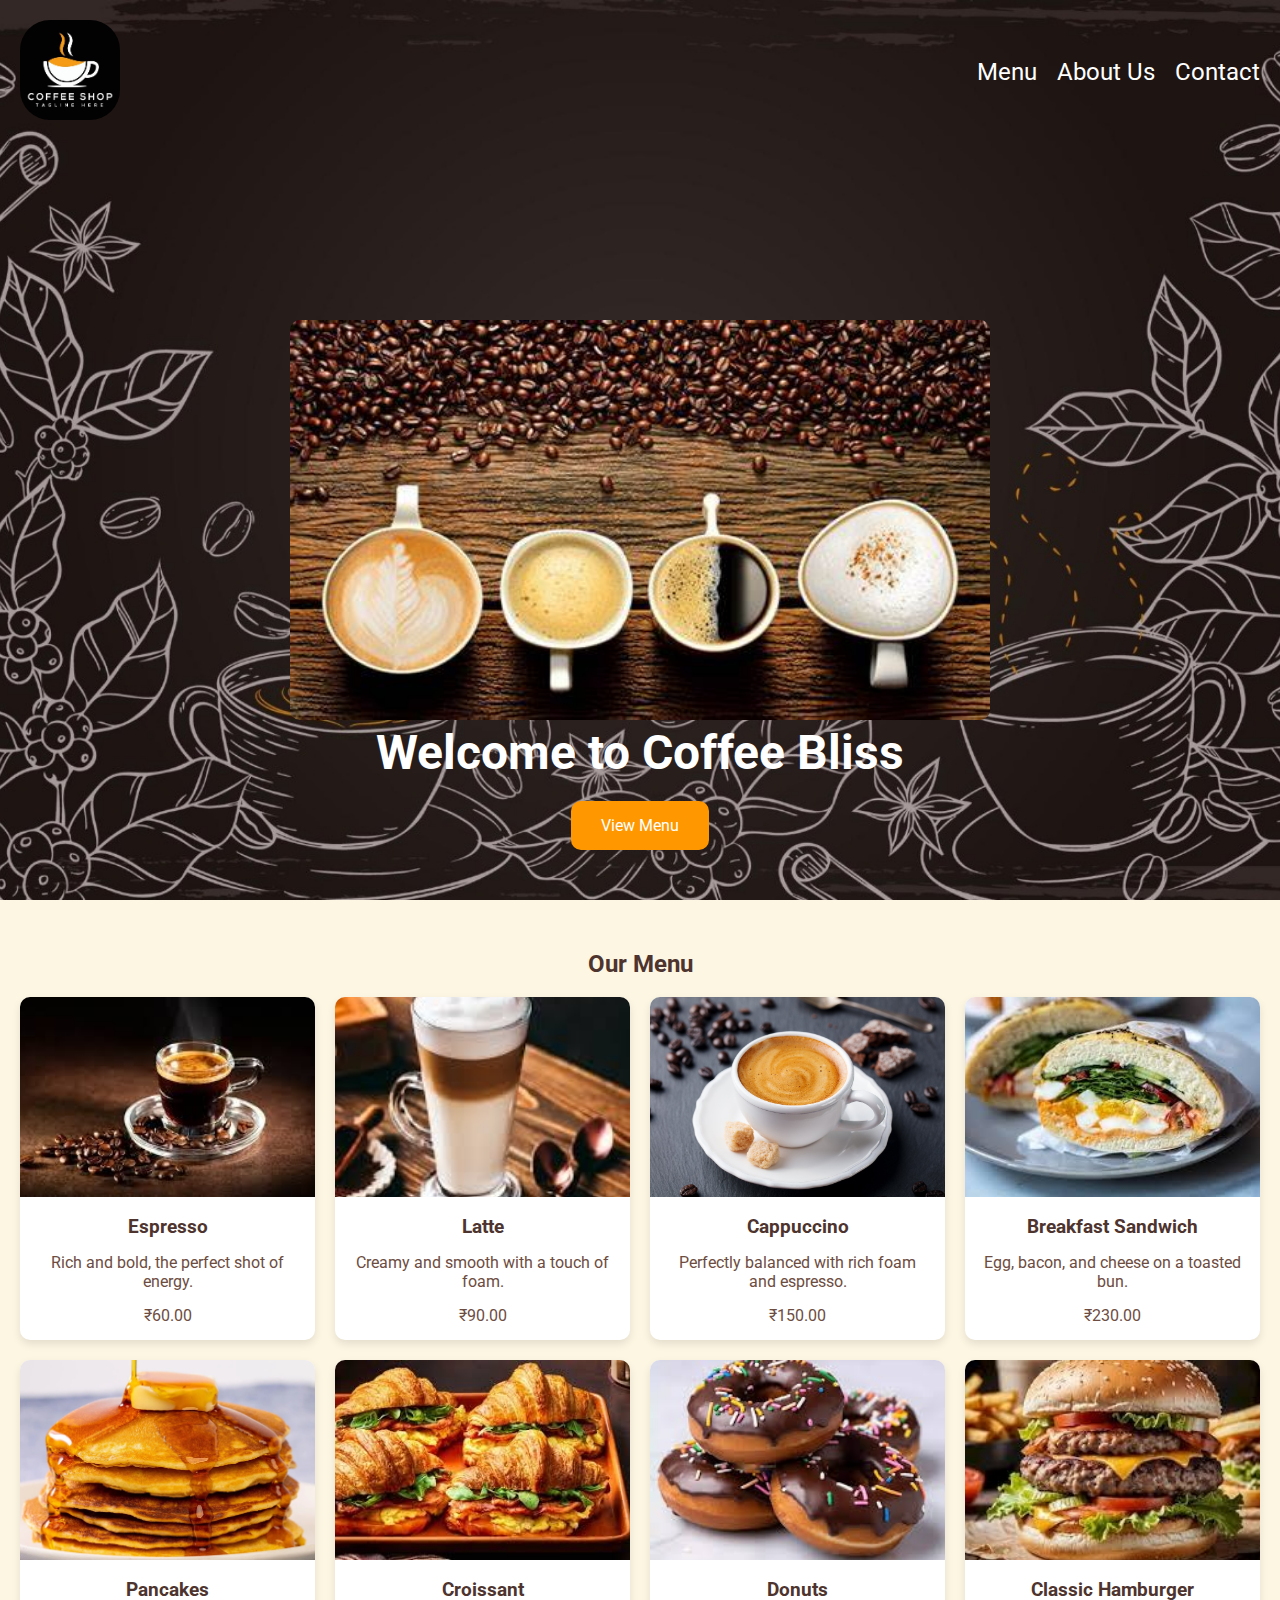
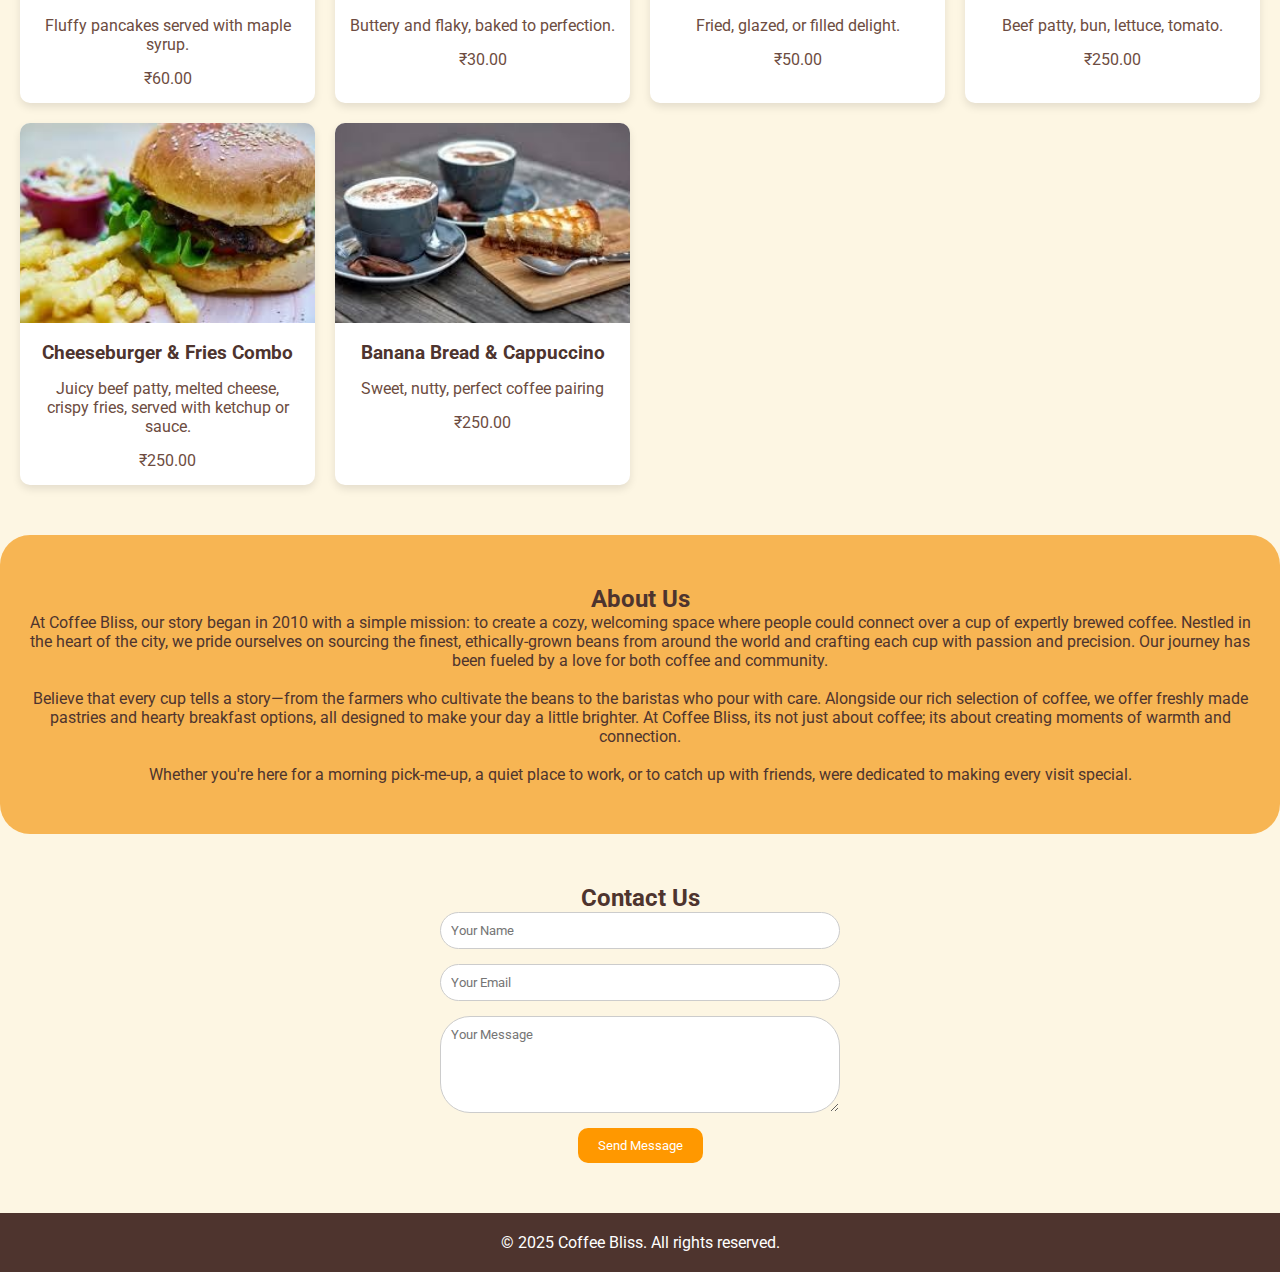
<file: index.html>
<!DOCTYPE html>
<html lang="en">

<head>
    <meta charset="UTF-8">
    <meta name="viewport" content="width=device-width, initial-scale=1.0">
    <title>Coffee Shop</title>
    <link rel="stylesheet" href="style.css">
    <style>
        @import url('https://fonts.googleapis.com/css2?family=Roboto:ital,wght@0,100..900;1,100..900&display=swap');
        </style>
</head>

<body>
    <header>
        <nav>
            <div class="logo"><img src="assets/logo.jpeg" alt=""></div>
            <div class="nav-links">
                <a href="#hero"></a>
                <a href="#menu">Menu</a>
                <a href="#about">About Us</a>
                <a href="#contact">Contact</a>
            </div>
        </nav>
        <div class="hero">
            <img src="assets/middle1.jpeg" alt="">
            <h1>Welcome to Coffee Bliss</h1>
            <form action="#menu">
                <button type="submit">View Menu</button>
            </form>
        </div>
    </header>

    <section id="menu">
        <h2>Our Menu</h2>
        <br>
        <div class="menu">
            <div class="menu-item">
                <img src="assets/Espresso.jpeg" alt="Espresso">
                <h3>Espresso</h3>
                <p>Rich and bold, the perfect shot of energy.</p>
                <p>&#8377;60.00</p>
            </div>
            <div class="menu-item">
                <img src="assets/Latte.jpeg" alt="Latte">
                <h3>Latte</h3>
                <p>Creamy and smooth with a touch of foam.</p>
                <p>&#8377;90.00</p>
            </div>
            <div class="menu-item">
                <img src="assets/Cappuccino.jpeg" alt="Cappuccino">
                <h3>Cappuccino</h3>
                <p>Perfectly balanced with rich foam and espresso.</p>
                <p>&#8377;150.00</p>
            </div>

            <div class="menu-item">
                <img src="assets/Breakfast Sandwich.jpeg" alt="Breakfast Sandwich">
                <h3>Breakfast Sandwich</h3>
                <p>Egg, bacon, and cheese on a toasted bun.</p>
                <p>&#8377;230.00</p>
            </div>
            <div class="menu-item">
                <img src="assets/Pancakes.jpeg" alt="Pancakes">
                <h3>Pancakes</h3>
                <p>Fluffy pancakes served with maple syrup.</p>
                <p>&#8377;60.00</p>
            </div>
            <div class="menu-item">
                <img src="assets/Croissant.jpeg" alt="Croissant">
                <h3>Croissant</h3>
                <p>Buttery and flaky, baked to perfection.</p>
                <p>&#8377;30.00</p>
            </div>
            <div class="menu-item">
                <img src="assets/Donuts.jpeg" alt="Donuts">
                <h3>Donuts</h3>
                <p>Fried, glazed, or filled delight.</p>
                <p>&#8377;50.00</p>
            </div>
            <div class="menu-item">
                <img src="assets/Classic Hamburger.jpeg" alt="Classic Hamburger">
                <h3>Classic Hamburger</h3>
                <p>Beef patty, bun, lettuce, tomato.</p>
                <p>&#8377;250.00</p>
            </div>
            <div class="menu-item">
                <img src="assets/Cheeseburger & Fries Combo.jpeg" alt="Cheeseburger & Fries Combo">
                <h3>Cheeseburger & Fries Combo</h3>
                <p>Juicy beef patty, melted cheese, crispy fries, served with ketchup or sauce.</p>
                <p>&#8377;250.00</p>
            </div>
            <div class="menu-item">
                <img src="assets/Banana Bread & Cappuccino.jpeg" alt="Banana Bread & Cappuccino">
                <h3>Banana Bread & Cappuccino</h3>
                <p>Sweet, nutty, perfect coffee pairing</p>
                <p>&#8377;250.00</p>
            </div>
        </div>
    </section>

    <section id="about">
        <h2>About Us</h2>
        <p>At Coffee Bliss, our story began in 2010 with a simple mission: to create a cozy, welcoming space where people could connect over a cup of expertly brewed coffee. Nestled in the heart of the city, we pride ourselves on sourcing the finest, ethically-grown beans from around the world and crafting each cup with passion and precision.
            Our journey has been fueled by a love for both coffee and community.<br><br> Believe that every cup tells a story—from the farmers who cultivate the beans to the baristas who pour with care. Alongside our rich selection of coffee, we offer freshly made pastries and hearty breakfast options, all designed to make your day a little brighter.
            At Coffee Bliss, its not just about coffee; its about creating moments of warmth and connection.<br><br> Whether you're here for a morning pick-me-up, a quiet place to work, or to catch up with friends, were dedicated to making every visit special.</p>
    </section>

    <section id="contact">
        <h2>Contact Us</h2>
        <form class="contact-form" action="">
            <input type="text" placeholder="Your Name" required>
            <input type="email" placeholder="Your Email" required>
            <textarea rows="5" placeholder="Your Message" required></textarea>
            <button type="submit">Send Message</button>
        </form>
    </section>

    <footer>
        <p>&copy; 2025 Coffee Bliss. All rights reserved.</p>
    </footer>
</body>

</html>
</file>
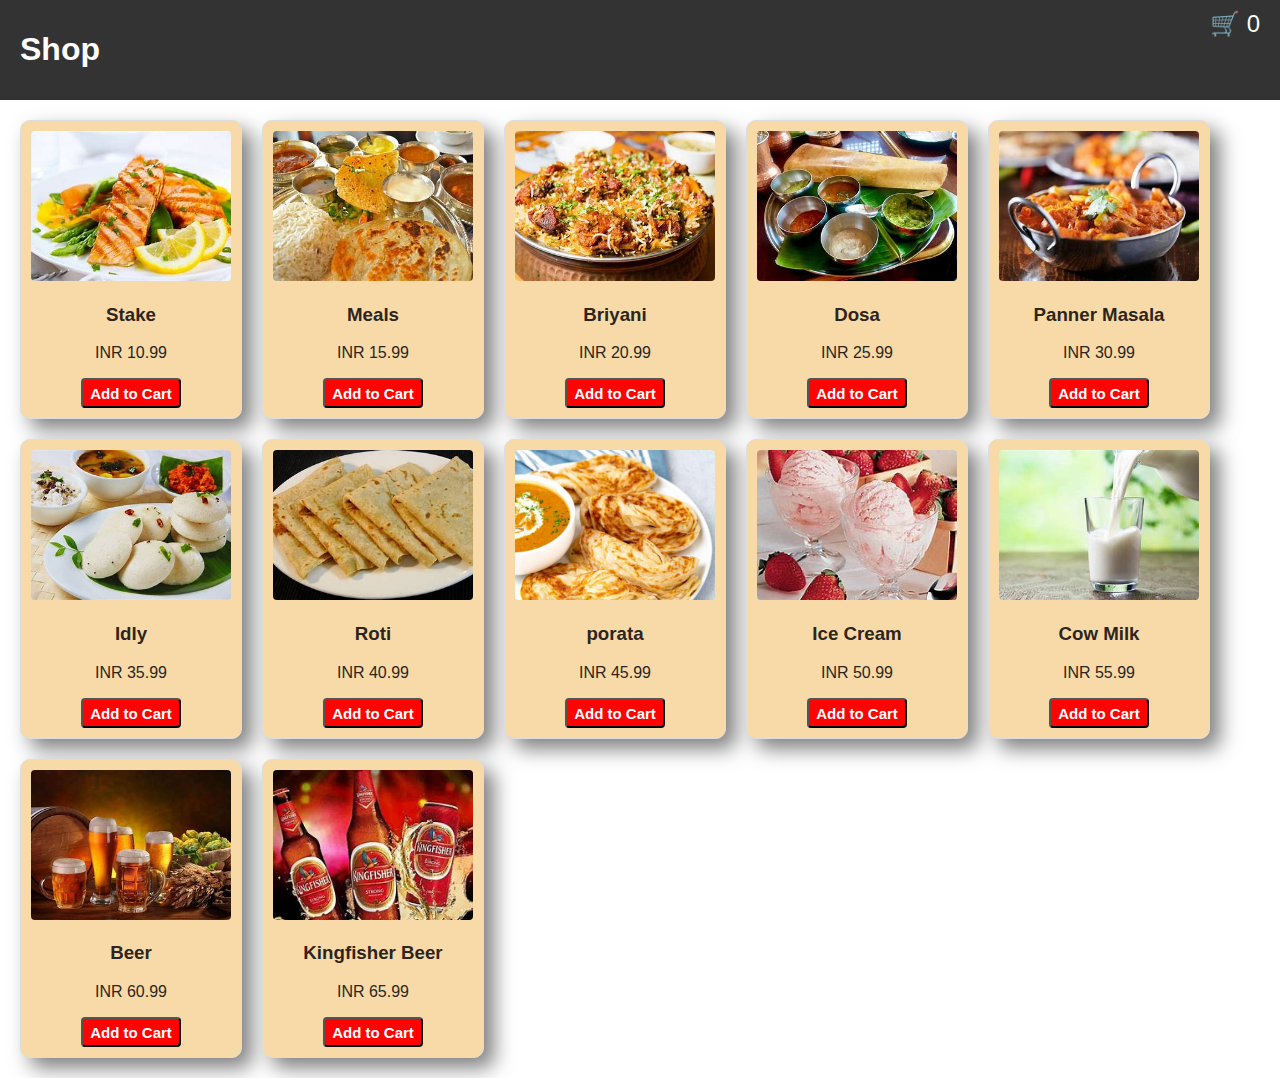
<file: Assignment-4/index.html>
<!DOCTYPE html>
<html lang="en">
<head>
    <meta charset="UTF-8">
    <meta name="viewport" content="width=device-width, initial-scale=1.0">
    <title>Shopping Cart</title>
    <link rel="stylesheet" href="style.css">
</head>
<body>
    <nav>
        <h1>Shop</h1>
        <div class="cart-icon" onclick="toggleCart()">
            🛒 <span id="cart-count">0</span>
        </div>
    </nav>
    <div class="products" id="products"></div>
    <div class="cart" id="cart">
        <button class="close-cart" onclick="closeCart()">Close</button>
        <h2>Shopping Cart</h2>
        <div id="cart-items"></div>
        <p>Total: INR <span id="cart-total">0.00</span></p>
        <button class="clear-cart" onclick="clearCart()">Clear All</button>
    </div>
    <script src="script.js"></script>
</body>
</html>
</file>
<file: style.css>
* {
        margin: 0;
        padding: 0;
        box-sizing: border-box;
        font-family: "Roboto", serif;
    }

    body {
        font-family: 'Roboto', sans-serif;
        background-color: #fdf6e3;
        color: #4e342e;
    }

    header {
        background: url('assets/bg.jpeg') no-repeat center center/cover;
        height: 100vh;
        display: flex;
        flex-direction: column;
        justify-content: space-between;
        color: #fff;
    }

    nav {
        display: flex;
        justify-content: space-between;
        align-items: center;
        padding: 20px;
    }

    .logo img{
        /* font-size: 1.8rem;
        font-weight: bold; */
        height: 100px;
        width: 100px;
        border-radius: 30px;
    }

    .nav-links {
        display: flex;
        gap: 20px;
    }

    .nav-links a {
        color: #fff;
        text-decoration: none;
        font-size: 1.5rem;
        transition: color 0.3s;
    }

    .nav-links a:hover {
        color: #ff9800;
    }

    .hero {
        text-align: center;
        margin-bottom: 50px;
    }
.hero img{
    width: 700px;
    border-radius: 10px;
    height: 400px;
}
    .hero h1 {
        font-size: 3rem;
        margin-bottom: 20px;
    }
    .hero a{
        text-decoration: none;
        color: #fff ;
    }

    .hero button {
        background-color: #ff9800;
        border-radius: 10px;
        color: #fff;
        border: none;
        padding: 15px 30px;
        font-size: 1rem;
        cursor: pointer;
        transition: background-color 0.3s;
    }

    .hero button:hover {
        background-color: #e65100;
    }

    section {
        padding: 50px 20px;
        text-align: center;
    }

    .menu {
        display: grid;
        grid-template-columns: repeat(auto-fit, minmax(250px, 1fr));
        gap: 20px;
    }

    .menu-item {
        background-color: #fff;
        border-radius: 10px;
        overflow: hidden;
        box-shadow: 0 4px 8px rgba(0, 0, 0, 0.1);
        transition: transform 0.3s;
    }

    .menu-item img {
        width: 100%;
        height: 200px;
        object-fit: cover;
    }

    .menu-item h3 {
        margin: 15px 0;
    }

    .menu-item p {
        padding: 0 15px 15px;
        color: #6d4c41;
    }

    .menu-item:hover {
        transform: scale(1.05);
    }

    .contact-form {
        display: flex;
        flex-direction: column;
        align-items: center;
        gap: 15px;
        max-width: 400px;
        margin: 0 auto;
    }

    .contact-form input,
    .contact-form textarea {
        width: 100%;
        padding: 10px;
        border: 1px solid #ccc;
        border-radius: 30px;
    }

    .contact-form button {
        background-color: #ff9800;
        border-radius: 10px;
        color: #fff;
        border: none;
        padding: 10px 20px;
        cursor: pointer;
        transition: background-color 0.3s;
    }

    .contact-form button:hover {
        background-color: #e65100;
    }
    #about{

        background-color: #f7b553;
        border-radius: 30px;
    }

    footer {
        background-color: #4e342e;
        color: #fff;
        text-align: center;
        padding: 20px 0;
    }

    @media (max-width: 1024px) {
        .hero h1 {
            font-size: 2.5rem;
        }
        .hero img {
            width: 100%;
            height: auto;
        }
        header{
             height: auto;
        }
    }
    
    @media (max-width: 768px) {
        .nav-links {
            flex-direction: column;
            gap: 10px;
            text-align: center;
        }
        .hero h1 {
            font-size: 2rem;
        }
        .hero img {
            width: 100%;
            height: auto;
        }
        .hero button {
            padding: 12px 25px;
            font-size: 1rem;
        }
        .menu {
            grid-template-columns: repeat(2, 1fr);
        }
    }
    
    @media (max-width: 480px) {
        nav {
            flex-direction: column;
            text-align: center;
        }
        .logo img {
            height: 80px;
            width: 80px;
        }
        .hero img {
            width: 100%;
            height: auto;
        }
        .hero h1 {
            font-size: 1.8rem;
        }
        .menu {
            grid-template-columns: 1fr;
        }
        .contact-form {
            width: 100%;
            padding: 10px;
        }
        .contact-form input,
        .contact-form textarea {
            width: 90%;
        }
    }
</file>
<file: Assignment-4/style.css>
body {
    font-family: Arial, sans-serif;
    margin: 0;
    padding: 0;
    box-sizing: border-box;
    /* background-image: url(/assets/bg.avif);
    background-repeat: no-repeat; */
}
nav {
    display: flex;
    justify-content: space-between;
    background: #333;
    color: white;
    padding: 10px 20px;
}
.cart-icon {
    cursor: pointer;
    font-size: x-large;
}
.products {
    display: flex;
    flex-wrap: wrap;
    gap: 20px;
    padding: 20px;
    
}
.products img{
    border-radius: 4px;
}
.product {
    border: 1px solid #ddd;
    padding: 10px;
    text-align: center;
    width: 200px;
    background-color: rgb(248, 218, 169);
    color: rgb(45, 37, 28);
    box-shadow: 10px 10px 20px rgba(0, 0, 0, 0.5);
    border-radius:10px;
}
.product img {
    width: 100%;
    height: 150px;
    object-fit: cover;
}
.cart {
    position: fixed;
    right: 0;
    top: 0;
    width: 300px;
    height: 100vh;
    background: white;
    box-shadow: -2px 0 5px rgba(0,0,0,0.2);
    padding: 20px;
    display: none;
}
.cart.active {
    display: block;
}
.close-cart,.clear-cart {
    cursor: pointer;
    background: red;
    color: white;
    padding: 5px 10px;
    border: none;
    display: block;
    margin-bottom: 10px;
    border-radius: 5px;
}
#b1{
    height: 30px;
    width: 100px;
    padding: 5px;
    border-radius: 4px;
    background:rgb(255, 2, 2);
    font-weight: bolder;
    color: white;
}
#b1:hover{
    background-color: rgb(249, 83, 83);
    transition-duration: .2s;
}
button{
    padding: 6px;
    background: rgb(236, 117, 117);
    font-size: 15px;
    border-radius:7px;
}
button:hover{
    background-color: rgb(254, 31, 31);
    transition-duration: .2s;
}
</file>
